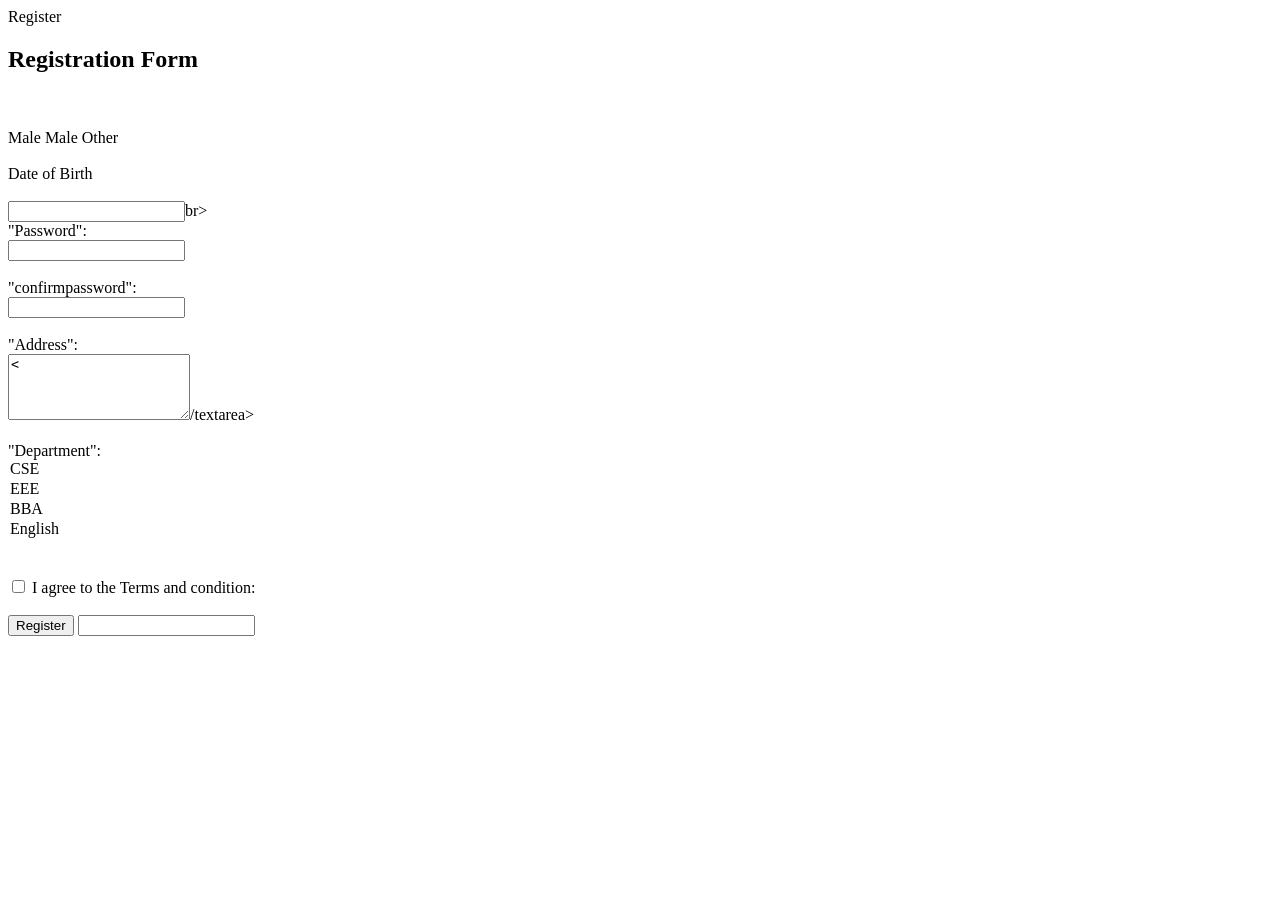
<file: index.html>
<DOCTYPE html>
    <html>
        <head>
        <meta charset="UTF-8">
        <meta name=" viewpart"content"width=device-width,initial-scale=1.0",
        <title>Register <Form/title>
            <body>
                <h2>
                    Registration Form
                </h2>
                <Form action ="#" method ="post">
                    <label for ="fullname" name="Fullname" required><br><br>
                        <lebal for="fullname".fullname</label>
                            <inputtype ="radio" id="male"name ="gender" value ="Male">
                            <lebel for ="male">Male</lebal
                             <inputtype ="radio" id="female"name ="gender" value ="Female">
                                <lebel for ="female">Male</lebal
                                    <inputtype ="radio" id="other"name ="gender" value ="other">
                                    <lebel for ="other">Other</lebal><br><br>
                             <lebel for ="dob">Date of Birth</lebal><br><br>
                                    <input type ="date'id="dob"name ="dob">br><br>
                                     <lebel for ="password">"Password":</lebal><br>
                                      <input type ="password" id ="password"name="password"required><br><br> 
                                      <lebel for ="confirmpassword">"confirmpassword":</lebal><br> 
                                        <input type ="confirmpassword" id ="confirmpassword"name="confirmpassword"required><br><br> 
                                        <lebel for ="address">"Address":</lebal><br>
                                            <textarea id=""address" name="address"rows="4"><</textarea>/textarea><br><br>
                                            <lebel for ="department">"Department":</lebal><br>
                                                <option value ="CSE">CSE</option>
                                                <option value ="EEE">EEE</option>
                                                <option value ="BBA">BBA</option>
                                                <option value="English">English</option>
                                                 </select><br><br>
                                                 <input type ="checkbox" id ="terms"name="terms"required>
                                                 <lebel for ="termd">I agree to the Terms and condition:</lebal><br><br>
                                                    <input type="submit"value="Register";>
                                                    <input type "reset"value="Reset";>
                                                                       
                </Form>
            </body>
    </html>
</DOCTYPE>
</file>
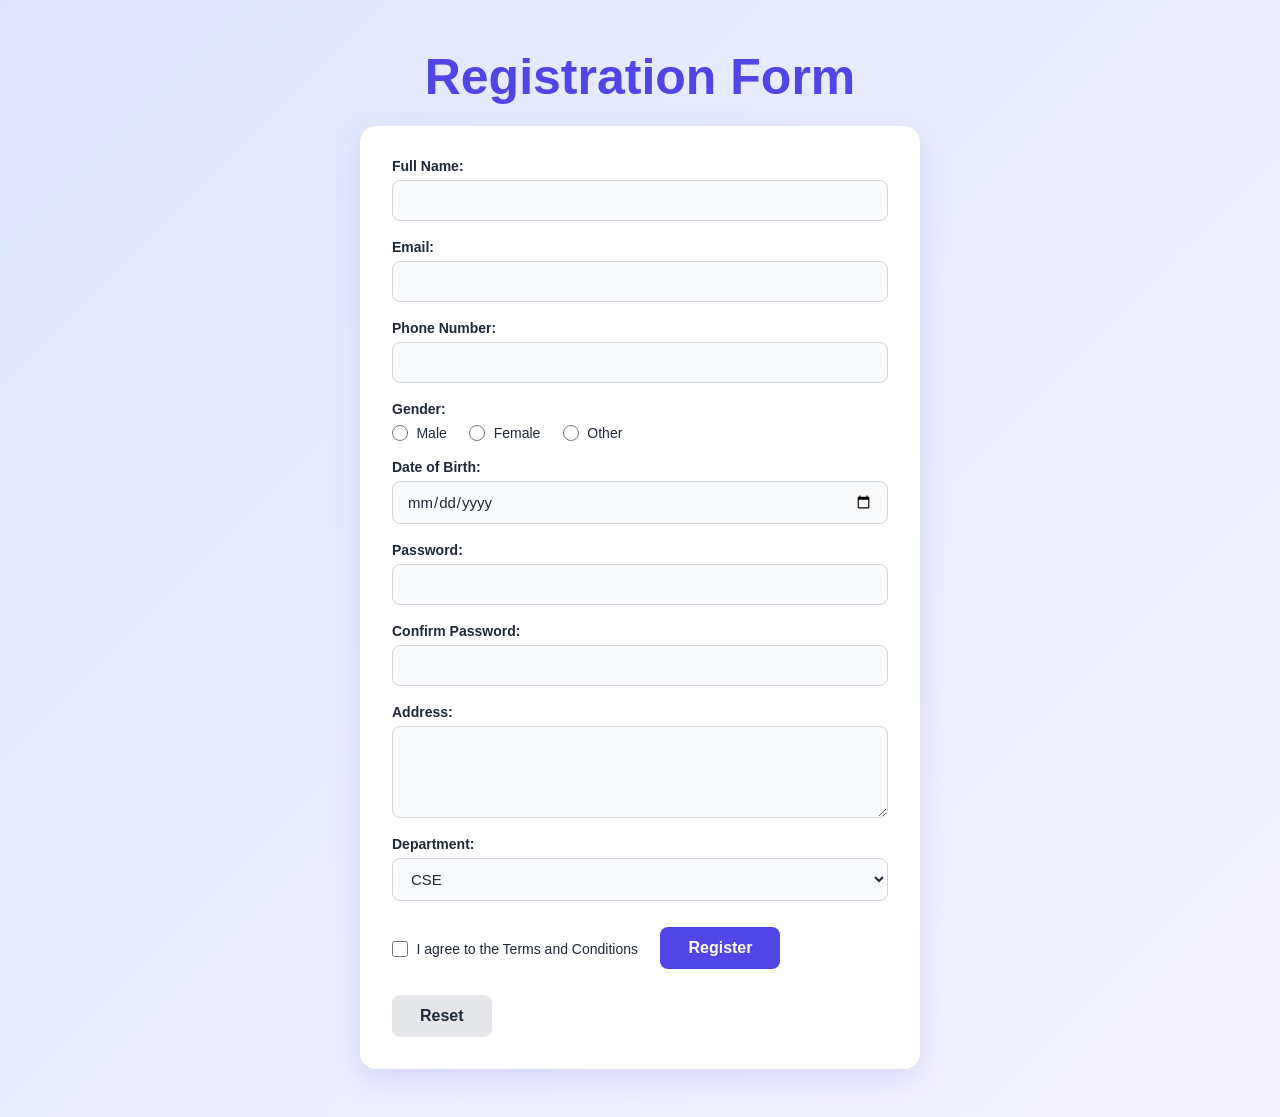
<file: ddd.html>
<!DOCTYPE html>
<html>

<head>
    <meta charset="UTF-8">
    <meta name="viewport" content="width=device-width, initial-scale=1.0">
    <title>Registration Form</title>
    <link rel="stylesheet" href="regi.css">
</head>

<body>

    <h2>
        Registration Form
    </h2>

    <form action="#" method="post">

        <label for="fullname">Full Name:</label><br>
        <input type="text" id="fullname" name="fullname" required><br><br>

        <label for="email">Email:</label><br>
        <input type="email" id="email" name="email" required><br><br>

        <label for="phone">Phone Number:</label><br>
        <input type="tel" id="phone" name="phone" required><br><br>

        <label>Gender:</label><br>

        <input type="radio" id="male" name="gender" value="Male">
        <label for="male">Male</label>

        <input type="radio" id="female" name="gender" value="Female">
        <label for="female">Female</label>

        <input type="radio" id="other" name="gender" value="Other">
        <label for="other">Other</label><br><br>

        <label for="dob">Date of Birth:</label><br>
        <input type="date" id="dob" name="dob"><br><br>

        <label for="password">Password:</label><br>
        <input type="password" id="password" name="password" required><br><br>

        <label for="confirmPassword">Confirm Password:</label><br>
        <input type="password" id="confirmPassword" name="confirmPassword" required><br><br>

        <label for="address">Address:</label><br>
        <textarea id="address" name="address" rows="4"></textarea><br><br>

        <label for="department">Department:</label><br>
        <select id="department" name="department">
            <option value="CSE">CSE</option>
            <option value="EEE">EEE</option>
            <option value="BBA">BBA</option>
            <option value="English">English</option>
        </select><br><br>

        <input type="checkbox" id="terms" name="terms" required>
        <label for="terms">I agree to the Terms and Conditions</label><br><br>


        <input type="submit" value="Register" ;>

        <input type="reset" value="Reset" ;>
    </form>

</body>

</html>
</file>
<file: regi.css>
:root {
    --primary: #4f46e5;
    --primary-dark: #4338ca;
    --text: #1f2937;
    --border: #d1d5db;
}

* {
    box-sizing: border-box;
}

body {
    margin: 20;
    padding: 40px 16px;
    font-family: "Segoe UI", Roboto, Helvetica, Arial, sans-serif;
    color: var(--text);
    background: linear-gradient(135deg, #e0e7ff 0%, #f5f3ff 100%);
    min-height: 100vh;
}

/* Heading */
h2 {
    max-width: 560px;
    margin: 0 auto 20px;
    text-align: center;
    font-size: 50px;
    color: var(--primary);
}

/* Form card */
form {
    max-width: 560px;
    margin: 0 auto;
    padding: 32px;
    background: #fff;
    border-radius: 16px;
    box-shadow: 0 10px 30px rgba(79, 70, 229, 0.15);
}

/* <br> tags are replaced by CSS spacing */
br {
    display: none;
}

/* Labels (above inputs) */
label {
    display: block;
    margin-top: 18px;
    margin-bottom: 6px;
    font-size: 14px;
    font-weight: 600;
}

form label:first-child {
    margin-top: 0;
}

/* Text-like fields */
input[type="text"],
input[type="email"],
input[type="tel"],
input[type="date"],
input[type="password"],
textarea,
select {
    display: block;
    width: 100%;
    padding: 11px 14px;
    font-size: 15px;
    font-family: inherit;
    color: var(--text);
    background: #f9fafb;
    border: 1px solid var(--border);
    border-radius: 8px;
    transition: border-color .2s, box-shadow .2s, background .2s;
}

textarea {
    resize: vertical;
}

input:focus,
textarea:focus,
select:focus {
    outline: none;
    background: #fff;
    border-color: var(--primary);
    box-shadow: 0 0 0 3px rgba(79, 70, 229, 0.18);
}

/* Radio and checkbox, with their labels on the same line */
input[type="radio"],
input[type="checkbox"] {
    width: 16px;
    height: 16px;
    margin: 0 4px 0 0;
    vertical-align: middle;
    accent-color: var(--primary);
    cursor: pointer;
}

input[type="radio"]+label,
input[type="checkbox"]+label {
    display: inline-block;
    margin: 0 18px 0 0;
    font-weight: 500;
    vertical-align: middle;
    cursor: pointer;
}

/* Buttons */
input[type="submit"],
input[type="reset"] {
    margin-top: 26px;
    margin-right: 10px;
    padding: 12px 28px;
    font-size: 16px;
    font-weight: 600;
    border: none;
    border-radius: 8px;
    cursor: pointer;
    transition: background .2s, transform .1s;
}

input[type="submit"] {
    background: var(--primary);
    color: #fff;
}

input[type="submit"]:hover {
    background: var(--primary-dark);
}

input[type="reset"] {
    background: #e5e7eb;
    color: var(--text);
}

input[type="reset"]:hover {
    background: #d1d5db;
}

input[type="submit"]:active,
input[type="reset"]:active {
    transform: scale(0.98);
}

@media (max-width: 480px) {
    form {
        padding: 22px 18px;
    }
}
</file>
